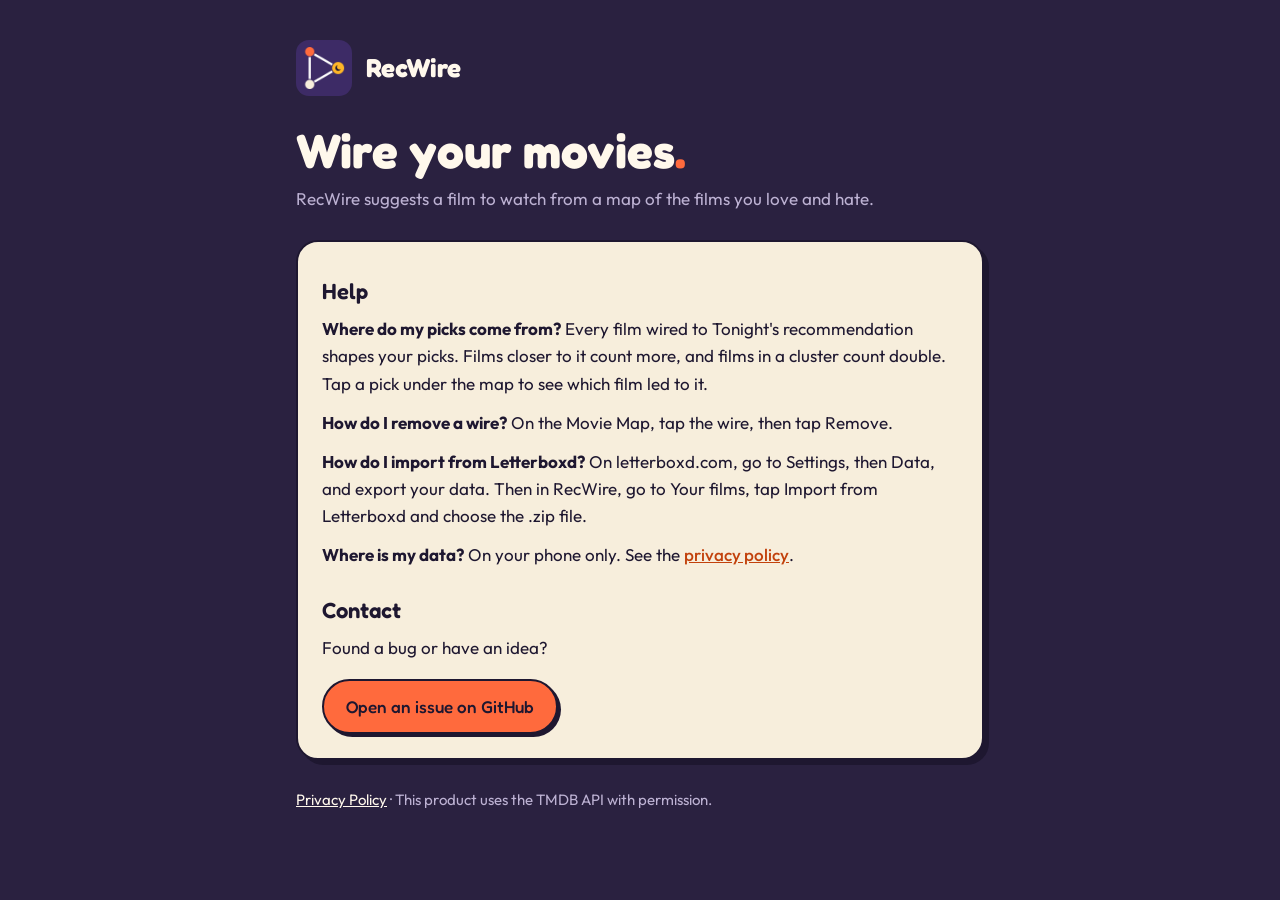
<file: index.html>
<!doctype html>
<html lang="en">
<head>
  <meta charset="utf-8">
  <meta name="viewport" content="width=device-width, initial-scale=1">
  <title>RecWire Support</title>
  <meta name="description" content="RecWire suggests a film to watch from a map of the films you love and hate.">
  <link rel="icon" href="icon.png">
  <link rel="preconnect" href="https://fonts.googleapis.com">
  <link rel="preconnect" href="https://fonts.gstatic.com" crossorigin>
  <link href="https://fonts.googleapis.com/css2?family=Fredoka:wght@600;700&family=Outfit:wght@400;500&display=swap" rel="stylesheet">
  <link rel="stylesheet" href="style.css">
</head>
<body>
  <div class="wrap">
    <header>
      <img src="icon.png" alt="">
      <span class="brand">RecWire</span>
    </header>

    <h1>Wire your movies</h1>
    <p class="lead">RecWire suggests a film to watch from a map of the films you love and hate.</p>

    <div class="card">
      <h2>Help</h2>
      <p><strong>Where do my picks come from?</strong> Every film wired to Tonight's recommendation shapes your picks. Films closer to it count more, and films in a cluster count double. Tap a pick under the map to see which film led to it.</p>
      <p><strong>How do I remove a wire?</strong> On the Movie Map, tap the wire, then tap Remove.</p>
      <p><strong>How do I import from Letterboxd?</strong> On letterboxd.com, go to Settings, then Data, and export your data. Then in RecWire, go to Your films, tap Import from Letterboxd and choose the .zip file.</p>
      <p><strong>Where is my data?</strong> On your phone only. See the <a href="privacy.html">privacy policy</a>.</p>

      <h2>Contact</h2>
      <p>Found a bug or have an idea?</p>
      <a class="button" href="https://github.com/scraper-sky/recwire/issues">Open an issue on GitHub</a>
    </div>

    <footer>
      <a href="privacy.html">Privacy Policy</a> · This product uses the TMDB API with permission.
    </footer>
  </div>
</body>
</html>
</file>
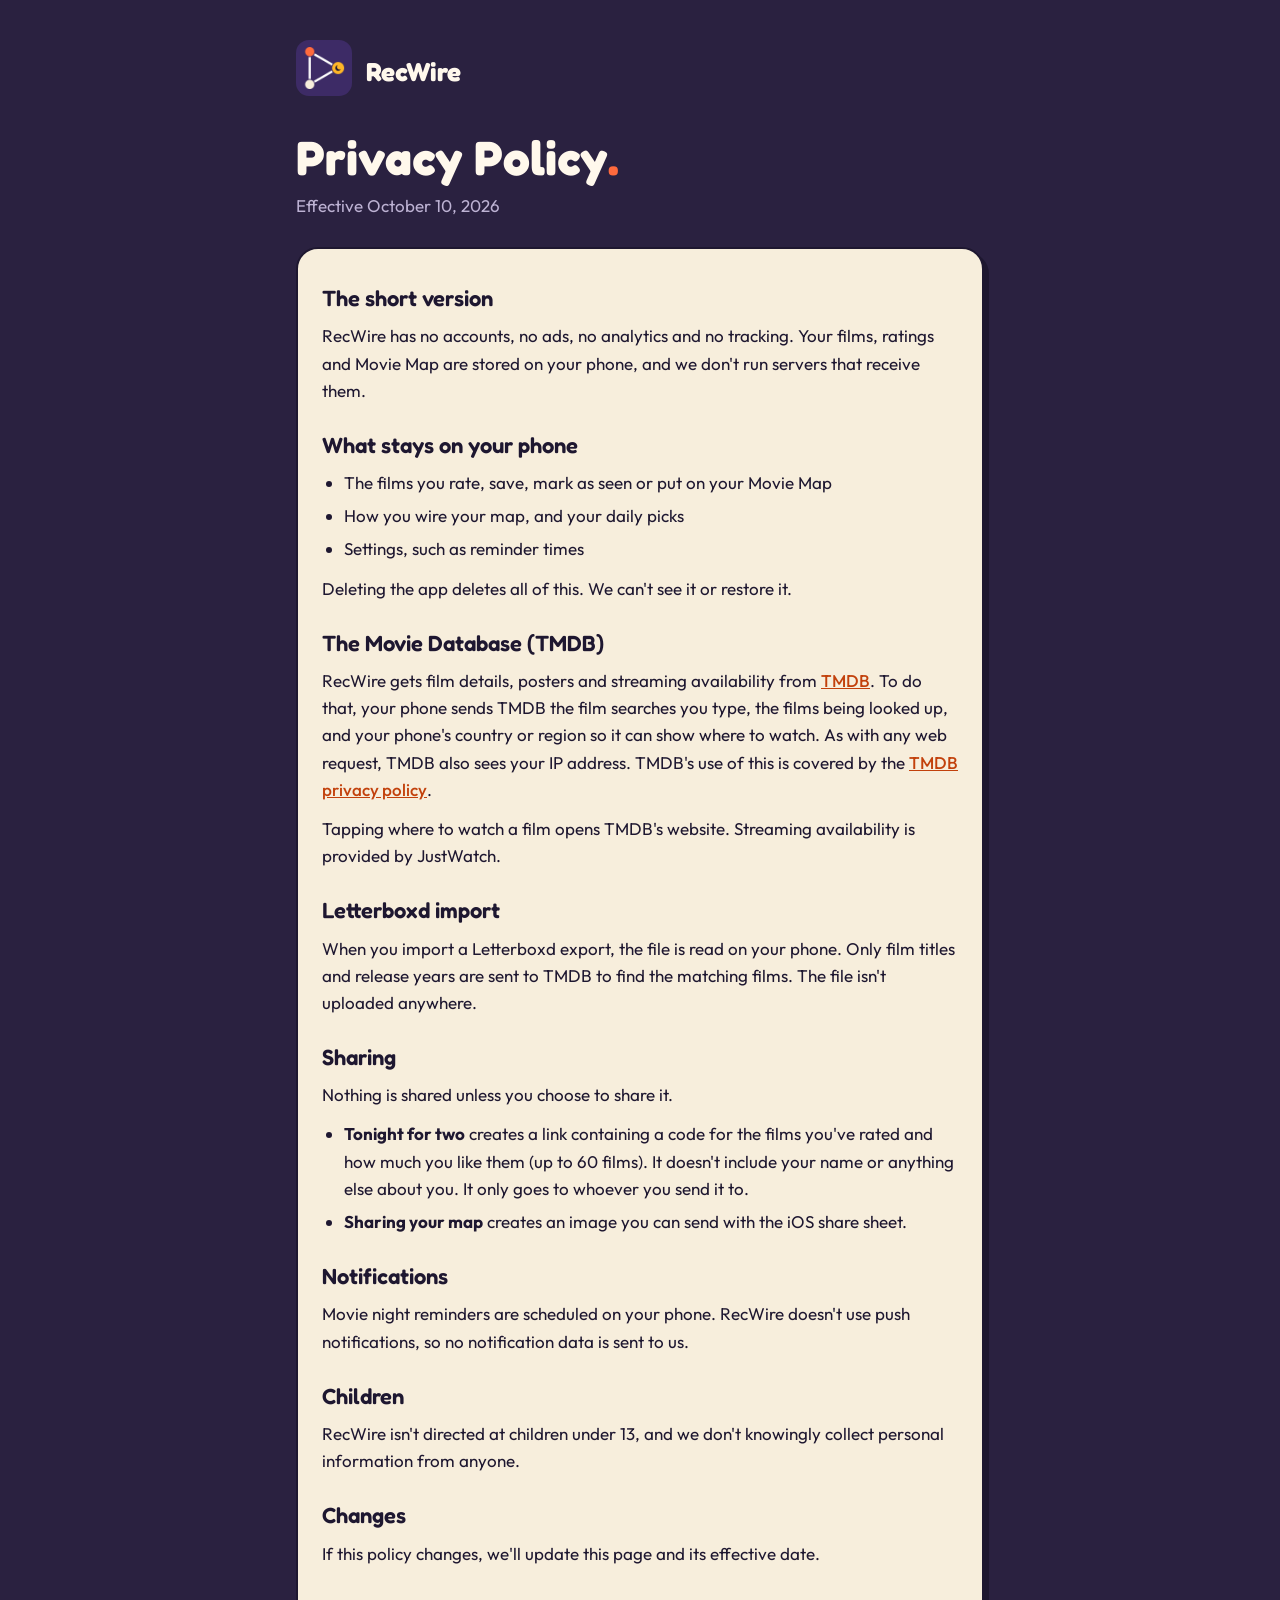
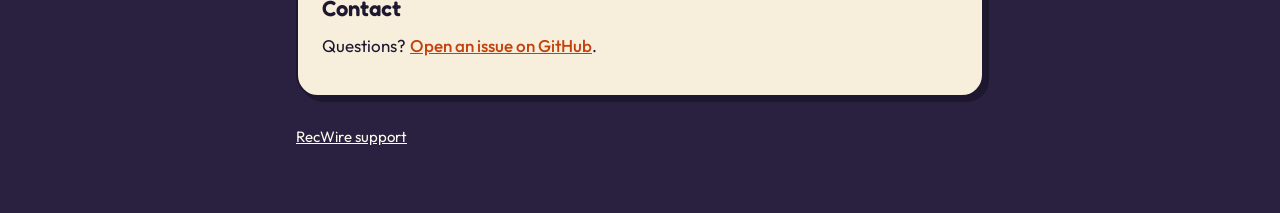
<file: privacy.html>
<!doctype html>
<html lang="en">
<head>
  <meta charset="utf-8">
  <meta name="viewport" content="width=device-width, initial-scale=1">
  <title>RecWire Privacy Policy</title>
  <meta name="description" content="How RecWire handles your data: it stays on your phone.">
  <link rel="icon" href="icon.png">
  <link rel="preconnect" href="https://fonts.googleapis.com">
  <link rel="preconnect" href="https://fonts.gstatic.com" crossorigin>
  <link href="https://fonts.googleapis.com/css2?family=Fredoka:wght@600;700&family=Outfit:wght@400;500&display=swap" rel="stylesheet">
  <link rel="stylesheet" href="style.css">
</head>
<body>
  <div class="wrap">
    <header>
      <a href="./"><img src="icon.png" alt=""></a>
      <a href="./" class="brand">RecWire</a>
    </header>

    <h1>Privacy Policy</h1>
    <p class="lead">Effective October 10, 2026</p>

    <div class="card">
      <h2>The short version</h2>
      <p>RecWire has no accounts, no ads, no analytics and no tracking. Your films, ratings and Movie Map are stored on your phone, and we don't run servers that receive them.</p>

      <h2>What stays on your phone</h2>
      <ul>
        <li>The films you rate, save, mark as seen or put on your Movie Map</li>
        <li>How you wire your map, and your daily picks</li>
        <li>Settings, such as reminder times</li>
      </ul>
      <p>Deleting the app deletes all of this. We can't see it or restore it.</p>

      <h2>The Movie Database (TMDB)</h2>
      <p>RecWire gets film details, posters and streaming availability from <a href="https://www.themoviedb.org">TMDB</a>. To do that, your phone sends TMDB the film searches you type, the films being looked up, and your phone's country or region so it can show where to watch. As with any web request, TMDB also sees your IP address. TMDB's use of this is covered by the <a href="https://www.themoviedb.org/privacy-policy">TMDB privacy policy</a>.</p>
      <p>Tapping where to watch a film opens TMDB's website. Streaming availability is provided by JustWatch.</p>

      <h2>Letterboxd import</h2>
      <p>When you import a Letterboxd export, the file is read on your phone. Only film titles and release years are sent to TMDB to find the matching films. The file isn't uploaded anywhere.</p>

      <h2>Sharing</h2>
      <p>Nothing is shared unless you choose to share it.</p>
      <ul>
        <li><strong>Tonight for two</strong> creates a link containing a code for the films you've rated and how much you like them (up to 60 films). It doesn't include your name or anything else about you. It only goes to whoever you send it to.</li>
        <li><strong>Sharing your map</strong> creates an image you can send with the iOS share sheet.</li>
      </ul>

      <h2>Notifications</h2>
      <p>Movie night reminders are scheduled on your phone. RecWire doesn't use push notifications, so no notification data is sent to us.</p>

      <h2>Children</h2>
      <p>RecWire isn't directed at children under 13, and we don't knowingly collect personal information from anyone.</p>

      <h2>Changes</h2>
      <p>If this policy changes, we'll update this page and its effective date.</p>

      <h2>Contact</h2>
      <p>Questions? <a href="https://github.com/scraper-sky/recwire/issues">Open an issue on GitHub</a>.</p>
    </div>

    <footer>
      <a href="./">RecWire support</a>
    </footer>
  </div>
</body>
</html>
</file>
<file: style.css>
:root {
  --bg: #2a2140;
  --bg-raised: #382c55;
  --paper: #f7eedc;
  --paper-dim: #eadfc8;
  --ink: #1e1730;
  --ink-soft: #6a5f7e;
  --text: #fff8ec;
  --text-muted: #bdb2d3;
  --accent: #ff6a3d;
  --star: #ffb627;
}

* { box-sizing: border-box; }

body {
  margin: 0;
  background: var(--bg);
  color: var(--text);
  font-family: 'Outfit', system-ui, sans-serif;
  font-size: 17px;
  line-height: 1.6;
}

.wrap {
  max-width: 720px;
  margin: 0 auto;
  padding: 40px 16px 64px;
}

header {
  display: flex;
  align-items: center;
  gap: 14px;
  margin-bottom: 28px;
}

header img { width: 56px; height: 56px; border-radius: 13px; }
header a { color: inherit; text-decoration: none; }

.brand {
  font-family: 'Fredoka', system-ui, sans-serif;
  font-weight: 700;
  font-size: 26px;
}

h1 {
  font-family: 'Fredoka', system-ui, sans-serif;
  font-weight: 700;
  font-size: clamp(34px, 8vw, 48px);
  line-height: 1.1;
  margin: 0 0 8px;
}

h1::after { content: '.'; color: var(--accent); }

.lead { color: var(--text-muted); margin: 0 0 28px; }

.card {
  background: var(--paper);
  color: var(--ink);
  border: 2.5px solid var(--ink);
  border-radius: 22px;
  box-shadow: 5px 5px 0 var(--ink);
  padding: 8px 24px 24px;
}

h2 {
  font-family: 'Fredoka', system-ui, sans-serif;
  font-weight: 600;
  font-size: 22px;
  margin: 24px 0 6px;
}

p, ul { margin: 0 0 12px; }
ul { padding-left: 22px; }
li { margin-bottom: 6px; }

.card a { color: #c2410c; font-weight: 500; }
.muted { color: var(--ink-soft); font-size: 15px; }

.button {
  display: inline-block;
  margin-top: 6px;
  padding: 12px 22px;
  border-radius: 999px;
  border: 2.5px solid var(--ink);
  background: var(--accent);
  color: var(--ink) !important;
  font-family: 'Fredoka', system-ui, sans-serif;
  font-weight: 600;
  text-decoration: none;
  box-shadow: 3px 3px 0 var(--ink);
}

footer {
  margin-top: 28px;
  color: var(--text-muted);
  font-size: 15px;
}

footer a { color: var(--text); }
</file>
